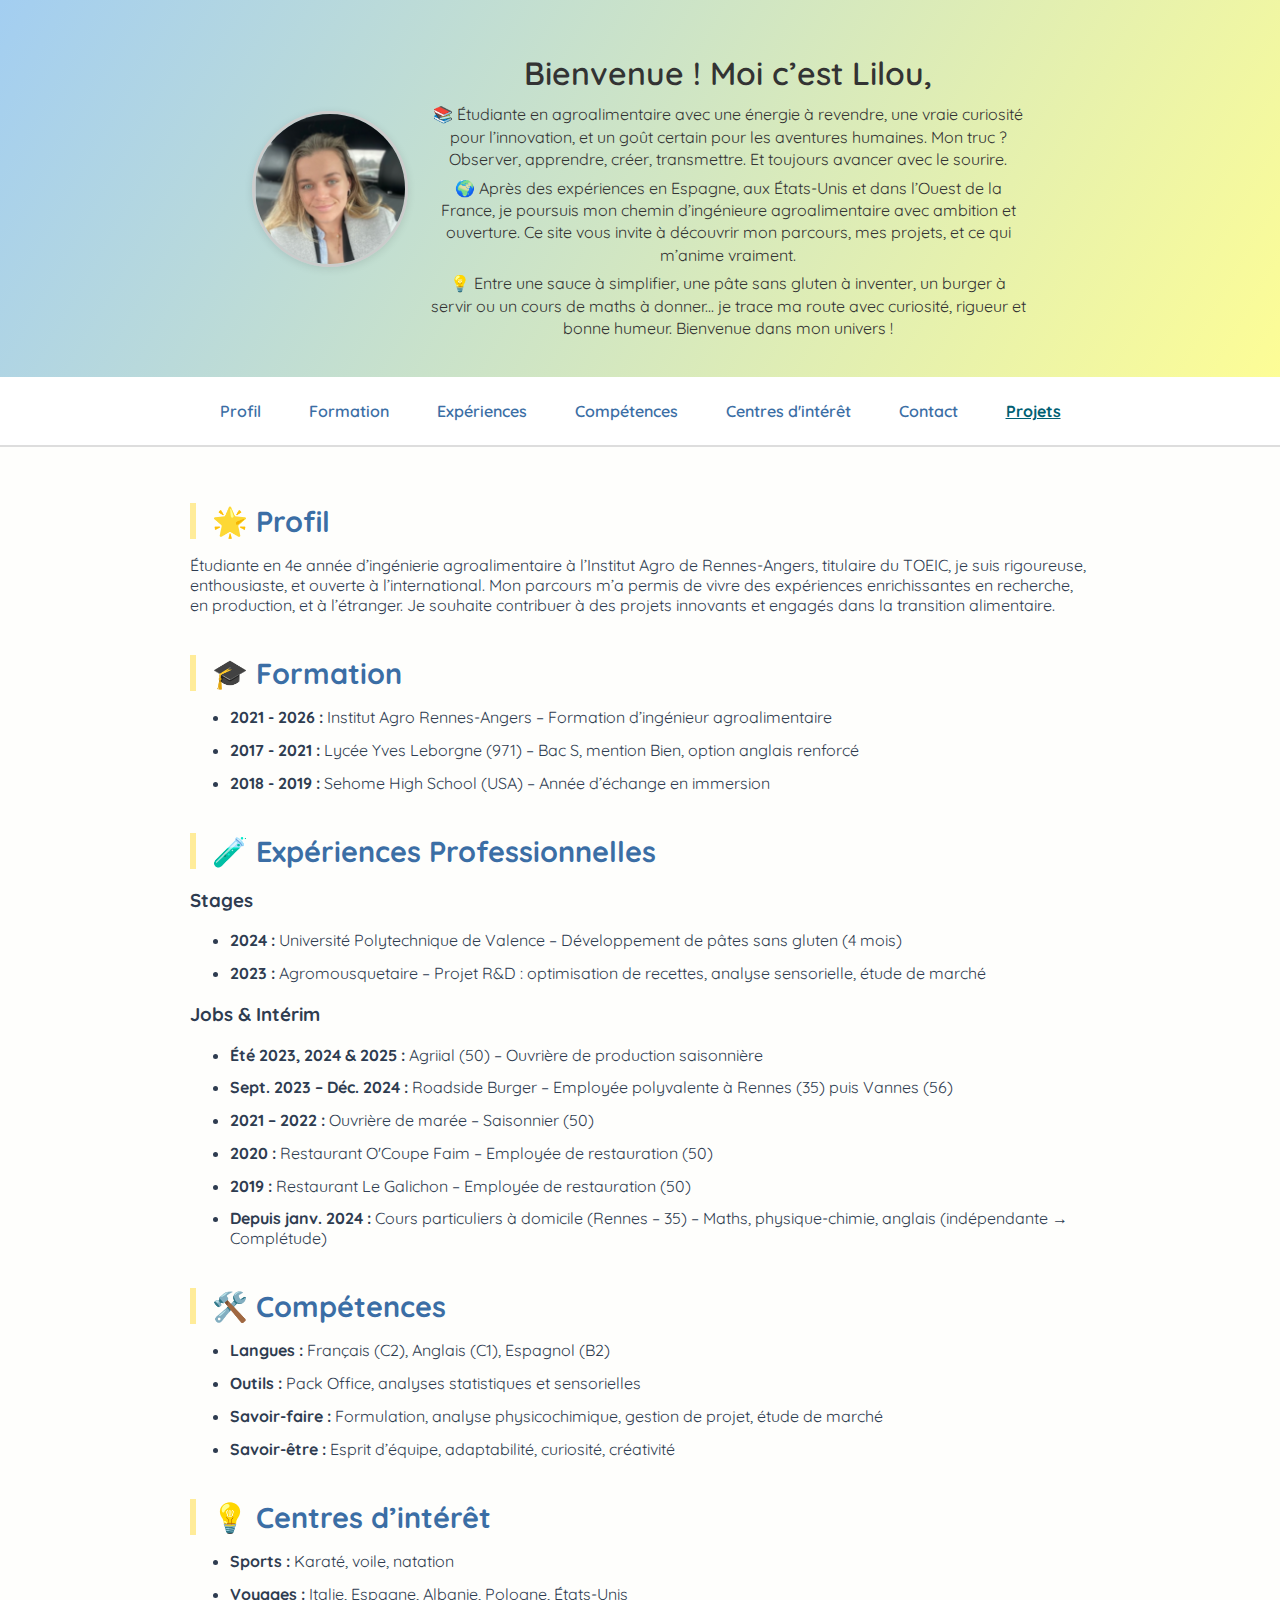
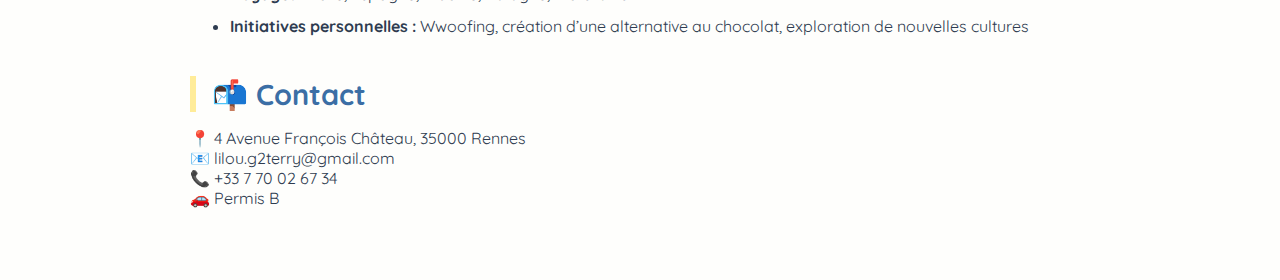
<file: index.html>
<!DOCTYPE html>
<html lang="fr">
<head>
  <meta charset="UTF-8" />
  <meta name="viewport" content="width=device-width, initial-scale=1.0" />
  <title>Lilou Terry - CV Web</title>
  <link rel="stylesheet" href="style.css" />
  <link href="https://fonts.googleapis.com/css2?family=Quicksand:wght@400;600&display=swap" rel="stylesheet">
</head>
<body>
 <header class="header-profile">
  <img src="photo_web.png" alt="Photo de Lilou Terry" class="profile-photo" />
  <div class="header-text">
    <h1>Bienvenue ! Moi c’est Lilou,</h1>
    <p>📚 Étudiante en agroalimentaire avec une énergie à revendre, une vraie curiosité pour l’innovation, et un goût certain pour les aventures humaines. Mon truc ? Observer, apprendre, créer, transmettre. Et toujours avancer avec le sourire.</p>
    <p>🌍 Après des expériences en Espagne, aux États-Unis et dans l’Ouest de la France, je poursuis mon chemin d’ingénieure agroalimentaire avec ambition et ouverture. Ce site vous invite à découvrir mon parcours, mes projets, et ce qui m’anime vraiment.</p>
    <p>💡 Entre une sauce à simplifier, une pâte sans gluten à inventer, un burger à servir ou un cours de maths à donner... je trace ma route avec curiosité, rigueur et bonne humeur. Bienvenue dans mon univers !</p>
  </div>
</header>

  <nav>
    <a href="#profil">Profil</a>
    <a href="#formation">Formation</a>
    <a href="#experiences">Expériences</a>
    <a href="#competences">Compétences</a>
    <a href="#interets">Centres d'intérêt</a>
    <a href="#contact">Contact</a>
    <a href="projets.html" class="active">Projets</a>
  </nav>

  <main>
    <section id="profil">
      <h2>🌟 Profil</h2>
      <p>
        Étudiante en 4e année d’ingénierie agroalimentaire à l’Institut Agro de Rennes-Angers,
        titulaire du TOEIC, je suis rigoureuse, enthousiaste, et ouverte à l’international. Mon parcours m’a permis de vivre des expériences enrichissantes en recherche, en production, et à l’étranger. Je souhaite contribuer à des projets innovants et engagés dans la transition alimentaire.
      </p>
    </section>

    <section id="formation">
      <h2>🎓 Formation</h2>
      <ul>
        <li><strong>2021 - 2026 :</strong> Institut Agro Rennes-Angers – Formation d’ingénieur agroalimentaire</li>
        <li><strong>2017 - 2021 :</strong> Lycée Yves Leborgne (971) – Bac S, mention Bien, option anglais renforcé</li>
        <li><strong>2018 - 2019 :</strong> Sehome High School (USA) – Année d’échange en immersion</li>
      </ul>
    </section>

    <section id="experiences">
      <h2>🧪 Expériences Professionnelles</h2>

      <h3>Stages</h3>
      <ul>
        <li><strong>2024 :</strong> Université Polytechnique de Valence – Développement de pâtes sans gluten (4 mois)</li>
        <li><strong>2023 :</strong> Agromousquetaire – Projet R&D : optimisation de recettes, analyse sensorielle, étude de marché</li>
      </ul>

      <h3>Jobs & Intérim</h3>
      <ul>
        <li><strong>Été 2023, 2024 & 2025 :</strong> Agriial (50) – Ouvrière de production saisonnière</li>
        <li><strong>Sept. 2023 – Déc. 2024 :</strong> Roadside Burger – Employée polyvalente à Rennes (35) puis Vannes (56)</li>
        <li><strong>2021 – 2022 :</strong> Ouvrière de marée – Saisonnier (50)</li>
        <li><strong>2020 :</strong> Restaurant O'Coupe Faim – Employée de restauration (50)</li>
        <li><strong>2019 :</strong> Restaurant Le Galichon – Employée de restauration (50)</li>
        <li><strong>Depuis janv. 2024 :</strong> Cours particuliers à domicile (Rennes – 35) – Maths, physique-chimie, anglais (indépendante → Complétude)</li>
      </ul>
    </section>

    <section id="competences">
      <h2>🛠️ Compétences</h2>
      <ul>
        <li><strong>Langues :</strong> Français (C2), Anglais (C1), Espagnol (B2)</li>
        <li><strong>Outils :</strong> Pack Office, analyses statistiques et sensorielles</li>
        <li><strong>Savoir-faire :</strong> Formulation, analyse physicochimique, gestion de projet, étude de marché</li>
        <li><strong>Savoir-être :</strong> Esprit d’équipe, adaptabilité, curiosité, créativité</li>
      </ul>
    </section>

    <section id="interets">
      <h2>💡 Centres d’intérêt</h2>
      <ul>
        <li><strong>Sports :</strong> Karaté, voile, natation</li>
        <li><strong>Voyages :</strong> Italie, Espagne, Albanie, Pologne, États-Unis</li>
        <li><strong>Initiatives personnelles :</strong> Wwoofing, création d’une alternative au chocolat, exploration de nouvelles cultures</li>
      </ul>
    </section>

    <section id="contact">
      <h2>📬 Contact</h2>
      <p>📍 4 Avenue François Château, 35000 Rennes<br>
         📧 lilou.g2terry@gmail.com<br>
         📞 +33 7 70 02 67 34<br>
         🚗 Permis B</p>
    </section>

  </main>
</file>
<file: style.css>
/* STYLE CSS BLEU & JAUNE PASTEL - Lilou TERRY */

body {
  font-family: 'Quicksand', sans-serif;
  margin: 0;
  padding: 0;
  background: #fefefc;
  color: #2e3c50;
}


.header-profile {
  background: linear-gradient(120deg, #a3cef1, #fdfd96);
  color: #253342;
  display: flex;
  flex-wrap: wrap; /* pour que ça reste responsive */
  align-items: center; /* centre verticalement la photo et le texte */
  justify-content: center; /* centre horizontalement le groupe complet */
  gap: 20px; /* espace entre photo et texte */
  padding: 2rem;
}

.profile-photo {
  width: 150px;
  height: 150px;
  object-fit: cover;
  border-radius: 50%;
  border: 3px solid #ccc;
  box-shadow: 0 2px 8px rgba(0,0,0,0.1);
}

.header-text {
  max-width: 600px;
  text-align:center;
  color: #333;
}

.header-text h1 {
  margin-bottom: 10px;
  font-weight: 600;
  font-size: 2rem;
}

.header-text p {
  margin: 6px 0;
  line-height: 1.4;
  font-weight: 400;
}

nav {
  background-color: #fff;
  display: flex;
  justify-content: center;
  flex-wrap: wrap;
  gap: 1rem;
  padding: 1rem;
  border-bottom: 2px solid #ddd;
}

nav a {
  text-decoration: none;
  color: #3b6ea5;
  font-weight: 600;
  padding: 0.5rem 1rem;
  border-radius: 20px;
  transition: background 0.3s;
}

nav a:hover {
  background-color: #e1effc;
}

nav a.active {
  font-weight: bold;
  color: #005f73;
  text-decoration: underline;
}

main {
  padding: 2rem;
  max-width: 900px;
  margin: auto;
}

section {
  margin-bottom: 2.5rem;
}

h2 {
  color: #3b6ea5;
  font-size: 1.8rem;
  margin-bottom: 1rem;
  border-left: 6px solid #ffec99;
  padding-left: 1rem;
}

ul li {
  margin-bottom: 0.8rem;
}

footer {
  background-color: #3b6ea5;
  color: white;
  text-align: center;
  padding: 1rem;
  margin-top: 2rem;
  font-weight: 600;
  letter-spacing: 0.5px;
  border-top: 4px solid #ffec99;
}

@media screen and (max-width: 600px) {
  header h1 {
    font-size: 2rem;
  }

  nav {
    flex-direction: column;
  }

  h2 {
    font-size: 1.5rem;
  }
}
</file>
